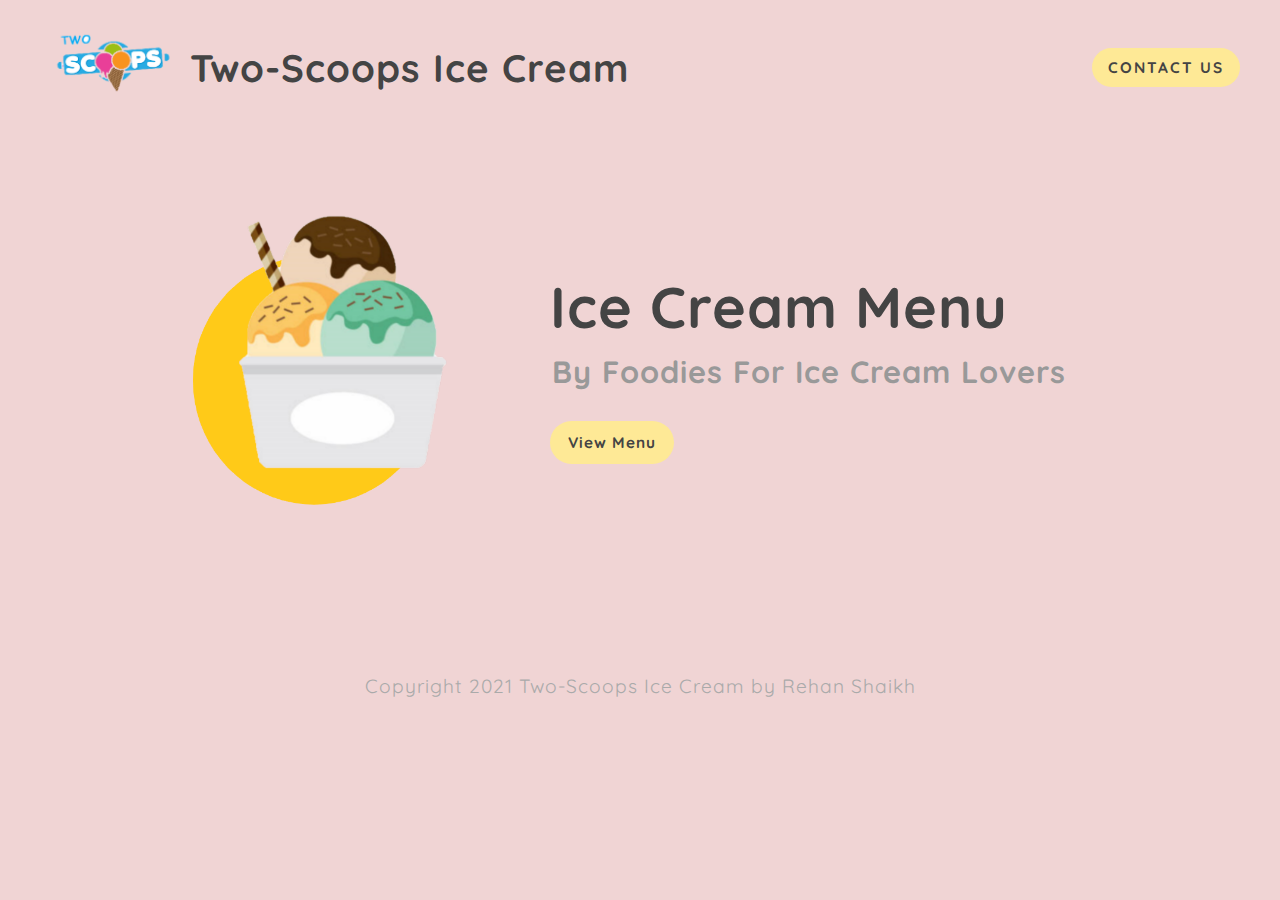
<file: index.html>
<html lang="en">
<head>
    <meta charset="UTF-8">
    <meta name="viewport" content="width=device-width, initial-scale=1.0">
    <title>Two-Scoops Ice Cream</title>
    <link rel="stylesheet" href="styles.css">
    <link rel = "icon" href = "logo.png" type = "image/x-icon"> 
</head>
<body>
    <nav>
      <div class="logo">
        <img src="logo.png" alt="">
        <h1><a href="index.html">Two-Scoops Ice Cream</a></h1>
      </div>  
        <ul>
          <li><a href="contact.html" class="btn">Contact Us</a></li>
        </ul>
    </nav>

    <header>
        <div class="smoothie">
          <img src="ice-cream.png" alt="">
        </div>
        <div class="headings">
          <h2>Ice Cream Menu</h2>
          <h3>By Foodies For Ice Cream Lovers</h3>
          <a href="scoop.html" class="btn">View Menu</a>
        </div>
    </header>

      <footer>Copyright 2021 Two-Scoops Ice Cream by Rehan Shaikh</footer>
</body>
</html>
</file>
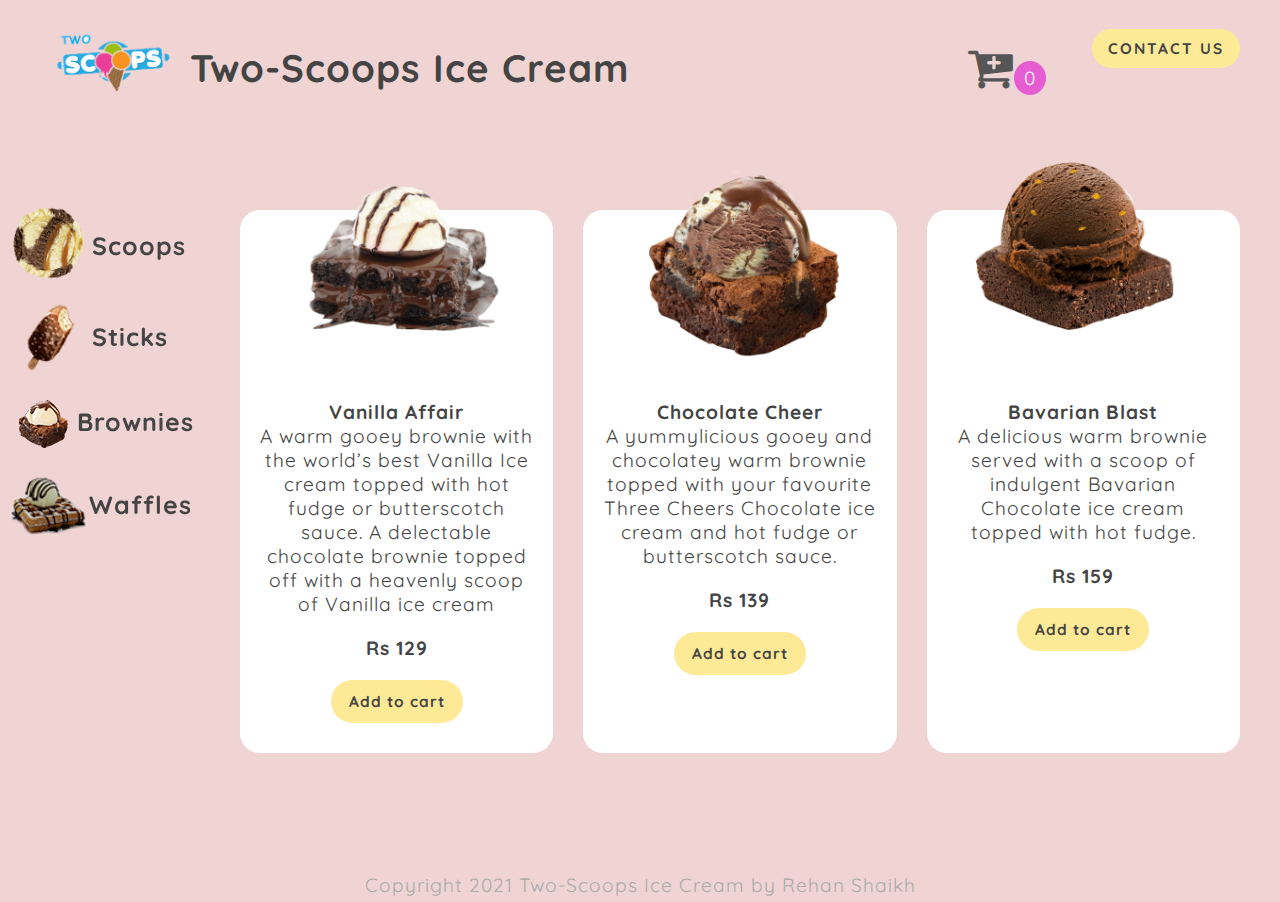
<file: brownie.html>
<html lang="en">
<head>
    <meta charset="UTF-8">
    <meta name="viewport" content="width=device-width, initial-scale=1.0">
    <title>Brownie</title>
    <link rel="stylesheet" href="styles.css">
    <link rel="stylesheet" href="https://cdnjs.cloudflare.com/ajax/libs/font-awesome/4.7.0/css/font-awesome.min.css">
  </head>
  <body>
    <nav>
      <div class="logo">
        <img src="logo.png" alt="">
        <h1><a href="index.html">Two-Scoops Ice Cream</a></h1>
      </div>  
        <ul>
          <li><div class="notification"><span class="fa fa-cart-plus" style="font-size:48px;"></span><span class="badge">0</span></div></li>
          <li><a href="contact.html" class="btn">Contact Us</a></li>
        </ul>
    </nav>

  <ul class="sidenav">
    <li class="sideHead">
      <a href="scoop.html">
        <img src="scoop1.png" alt="">
        <h4>Scoops</h4> 
      </a>
    </li>
    
    <li class="sideHead">
      <a href="stick.html">
        <img src="sticks.png" alt="">
        <h4>Sticks</h4> 
      </a>
    </li>

    <li class="sideHead">
        <a href="brownie.html">
          <img src="brownie.png" alt="">
          <h4>Brownies</h4> 
        </a>
      </li>

    <li class="sideHead">
      <a href="waffle.html">
        <img src="waffle.png" alt="">
        <h4>Waffles</h4> 
      </a>
    </li>
  </ul>

    <ul class="recipes">
        <li class="recipe">
          <img src="brownie/vanilla.png" alt="smoothie recipe icon">
          <h4>Vanilla Affair</h4>
          <p>A warm gooey brownie with the world’s best Vanilla Ice cream topped with hot fudge or butterscotch sauce. A delectable chocolate brownie topped off with a heavenly scoop of Vanilla ice cream</p>
          <div>
          <h4>Rs 129</h4>
          <a class="btn cart">Add to cart</a>
          </div>
        </li>
        <li class="recipe">
          <img src="brownie/chocolate.png" alt="smoothie recipe icon">
          <h4>Chocolate Cheer</h4>
          <p>A yummylicious gooey and chocolatey warm brownie topped with your favourite Three Cheers Chocolate ice cream and hot fudge or butterscotch sauce.</p>
          <div>
            <h4>Rs 139</h4>
            <a class="btn cart">Add to cart</a>
            </div>
        </li>
        <li class="recipe">
          <img src="brownie/blast.png" alt="smoothie recipe icon">
          <h4>Bavarian Blast</h4>
          <p>A delicious warm brownie served with a scoop of indulgent Bavarian Chocolate ice cream topped with hot fudge.</p>
          <div>
            <h4>Rs 159</h4>
            <a class="btn cart">Add to cart</a>
          </div>
        </li>
      </ul>

      <footer>Copyright 2021 Two-Scoops Ice Cream by Rehan Shaikh</footer>
      <script src="js/addCart.js"></script>
</body>
</html>
</file>
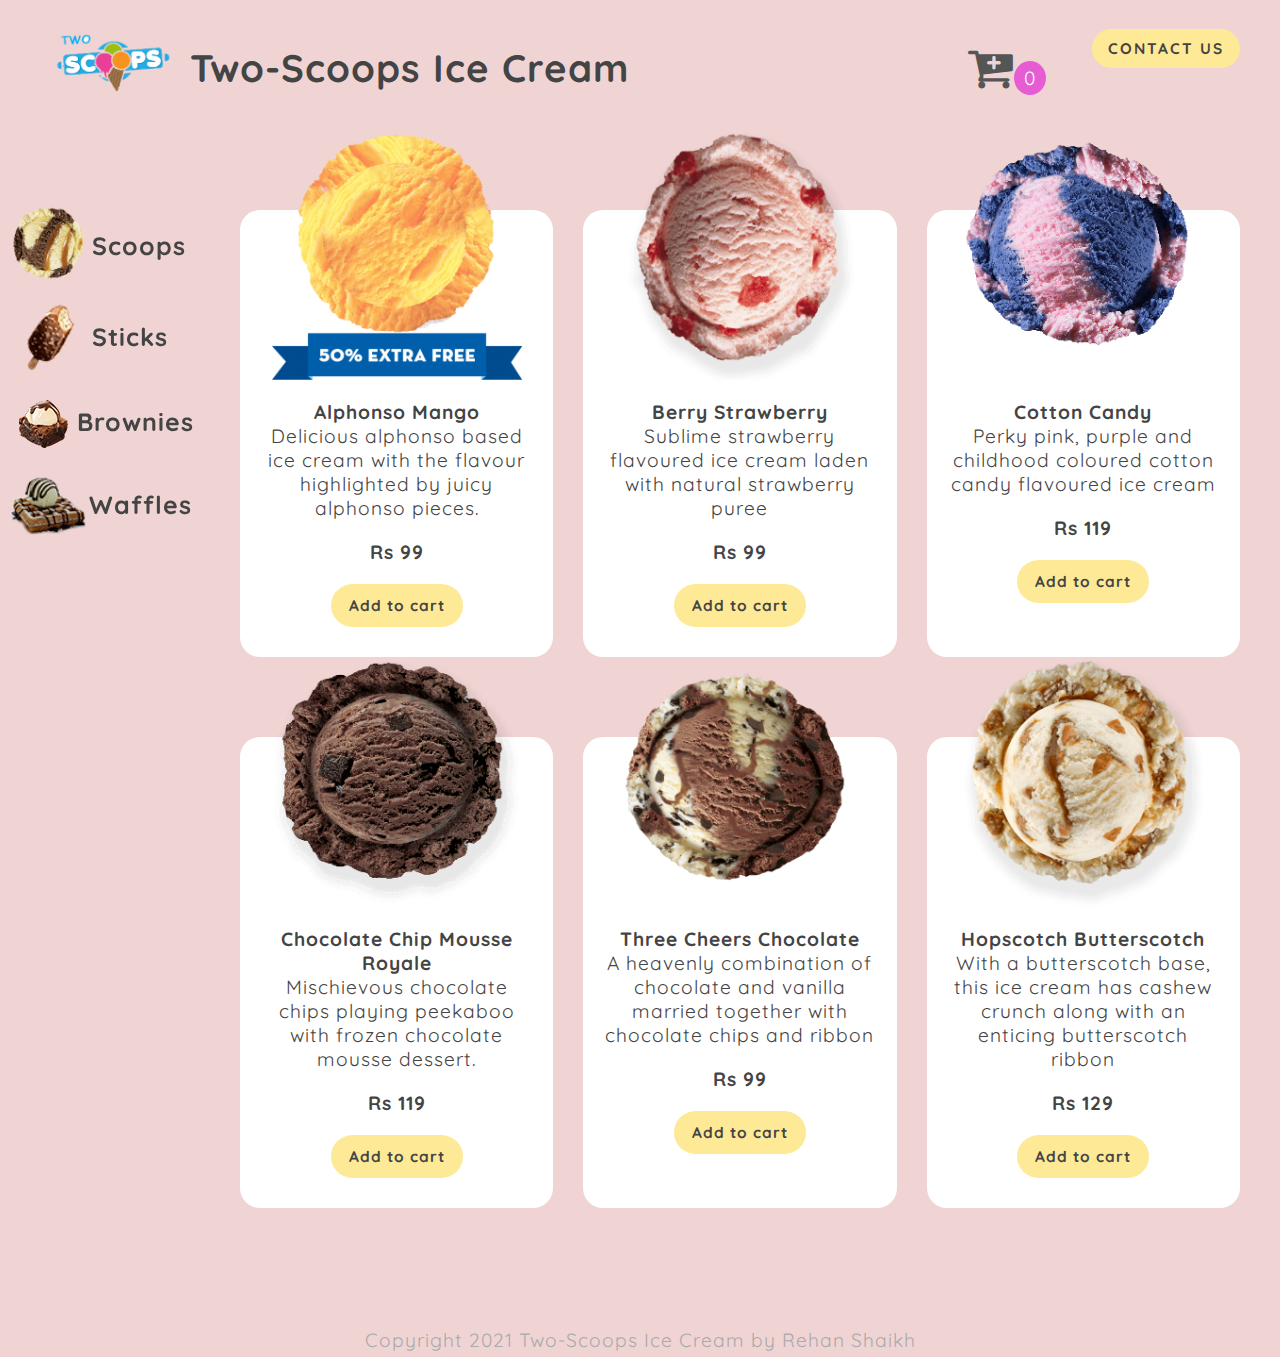
<file: scoop.html>
<html lang="en">
<head>
    <meta charset="UTF-8">
    <meta name="viewport" content="width=device-width, initial-scale=1.0">
    <title>Scoop</title>
    <link rel="stylesheet" href="styles.css">
    <link rel="stylesheet" href="https://cdnjs.cloudflare.com/ajax/libs/font-awesome/4.7.0/css/font-awesome.min.css">
</head>
<body>
  <nav>
    <div class="logo">
      <img src="logo.png" alt="">
      <h1><a href="index.html">Two-Scoops Ice Cream</a></h1>
    </div>  
      <ul>
        <li><div class="notification"><span class="fa fa-cart-plus" style="font-size:48px;"></span><span class="badge">0</span></div></li>
        <li><a href="contact.html" class="btn">Contact Us</a></li>
      </ul>
  </nav>

  <ul class="sidenav">
    <li class="sideHead">
      <a href="scoop.html">
        <img src="scoop1.png" alt="">
        <h4>Scoops</h4> 
      </a>
    </li>
    
    <li class="sideHead">
      <a href="stick.html">
        <img src="sticks.png" alt="">
        <h4>Sticks</h4> 
      </a>
    </li>

    <li class="sideHead">
      <a href="brownie.html">
        <img src="brownie.png" alt="">
        <h4>Brownies</h4> 
      </a>
    </li>

    <li class="sideHead">
      <a href="waffle.html">
        <img src="waffle.png" alt="">
        <h4>Waffles</h4> 
      </a>
    </li>
  </ul>

    <ul class="recipes">
        <li class="recipe">
          <img src="scoop/mango.png" alt="smoothie recipe icon">
          <h4>Alphonso Mango</h4>
          <p>Delicious alphonso based ice cream with the flavour highlighted by juicy alphonso pieces.</p>
          <div>
          <h4>Rs 99</h4>
          <a class="btn cart">Add to cart</a>
          </div>
        </li>
        <li class="recipe">
          <img src="scoop/strawberry.png" alt="smoothie recipe icon">
          <h4>Berry Strawberry</h4>
          <p>Sublime strawberry flavoured ice cream laden with natural strawberry puree</p>
          <div>
            <h4>Rs 99</h4>
            <a class="btn cart">Add to cart</a>
            </div>
        </li>
        <li class="recipe">
          <img src="scoop/cotton_candy.png" alt="smoothie recipe icon">
          <h4>Cotton Candy</h4>
          <p>Perky pink, purple and childhood coloured cotton candy flavoured ice cream</p>
          <div>
            <h4>Rs 119</h4>
            <a class="btn cart">Add to cart</a>
          </div>
        </li>
        <li class="recipe">
          <img src="scoop/chocolate_chip_mousse_royale.png" alt="smoothie recipe icon">
          <h4>Chocolate Chip Mousse Royale</h4>
          <p>Mischievous chocolate chips playing peekaboo with frozen chocolate mousse dessert.</p>
          <div>
            <h4>Rs 119</h4>
            <a class="btn cart">Add to cart</a>
          </div>
        </li>
        <li class="recipe">
          <img src="scoop/three_cheers.png" alt="smoothie recipe icon">
          <h4>Three Cheers Chocolate</h4>
          <p>A heavenly combination of chocolate and vanilla married together with chocolate chips and ribbon</p>
          <div>
            <h4>Rs 99</h4>
            <a class="btn cart">Add to cart</a>
          </div>
        </li>
        <li class="recipe">
          <img src="scoop/hopscotch_butterscotch.png" alt="smoothie recipe icon">
          <h4>Hopscotch Butterscotch</h4>
          <p>With a butterscotch base, this ice cream has cashew crunch along with an enticing butterscotch ribbon</p>
          <div>
            <h4>Rs 129</h4>
            <a class="btn cart">Add to cart</a>
          </div>
        </li>
      </ul>

      <footer>Copyright 2021 Two-Scoops Ice Cream by Rehan Shaikh</footer>
      <script src="js/addCart.js"></script>
</body>
</html>
</file>
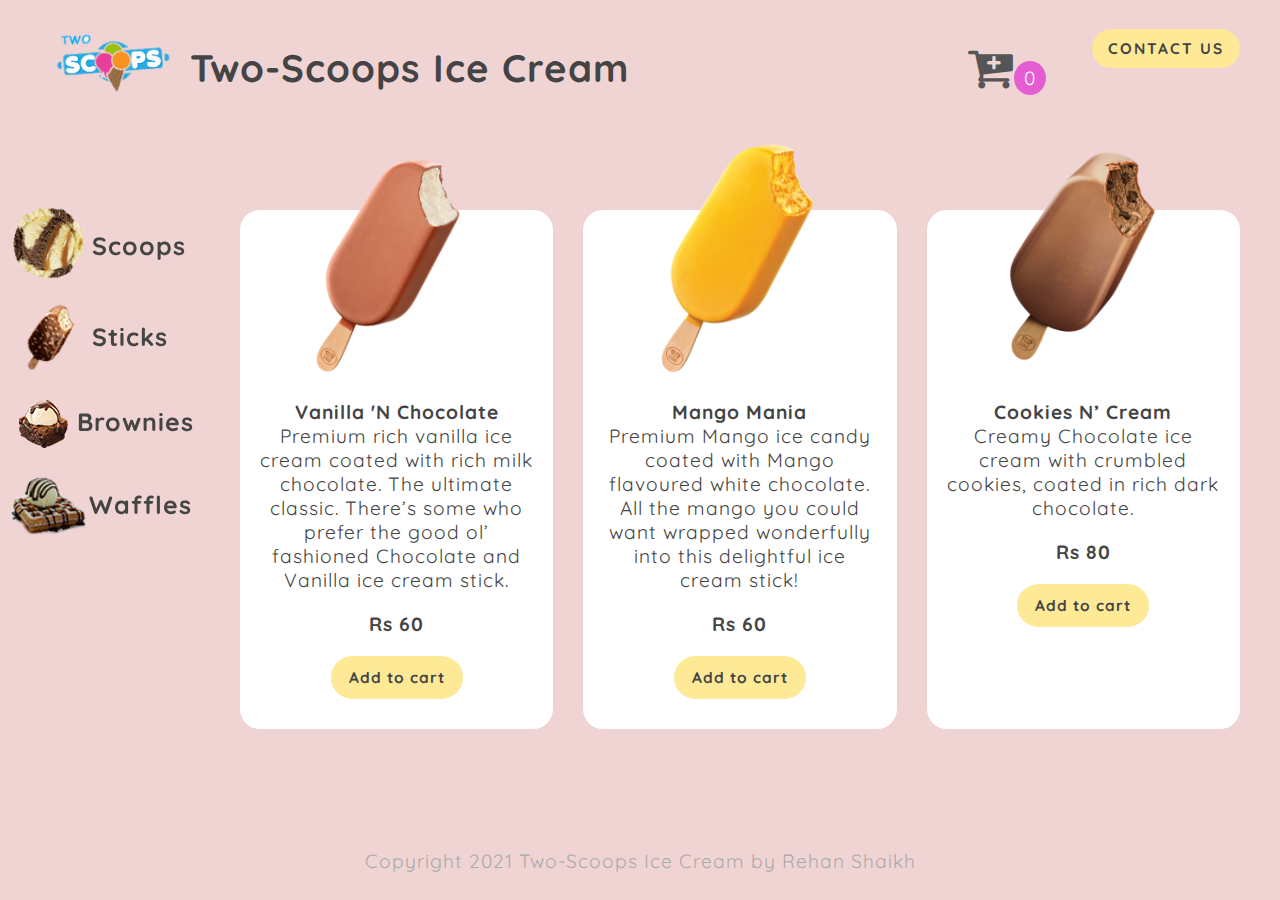
<file: stick.html>
<html lang="en">
<head>
    <meta charset="UTF-8">
    <meta name="viewport" content="width=device-width, initial-scale=1.0">
    <title>Stick</title>
    <link rel="stylesheet" href="styles.css">
    <link rel="stylesheet" href="https://cdnjs.cloudflare.com/ajax/libs/font-awesome/4.7.0/css/font-awesome.min.css">
  </head>
  <body>
    <nav>
      <div class="logo">
        <img src="logo.png" alt="">
        <h1><a href="index.html">Two-Scoops Ice Cream</a></h1>
      </div>  
        <ul>
          <li><div class="notification"><span class="fa fa-cart-plus" style="font-size:48px;"></span><span class="badge">0</span></div></li>
          <li><a href="contact.html" class="btn">Contact Us</a></li>
        </ul>
    </nav>

  <ul class="sidenav">
    <li class="sideHead">
      <a href="scoop.html">
        <img src="scoop1.png" alt="">
        <h4>Scoops</h4> 
      </a>
    </li>
    
    <li class="sideHead">
      <a href="stick.html">
        <img src="sticks.png" alt="">
        <h4>Sticks</h4> 
      </a>
    </li>

    <li class="sideHead">
      <a href="brownie.html">
        <img src="brownie.png" alt="">
        <h4>Brownies</h4> 
      </a>
    </li>

    <li class="sideHead">
      <a href="waffle.html">
        <img src="waffle.png" alt="">
        <h4>Waffles</h4> 
      </a>
    </li>
  </ul>

    <ul class="recipes">
        <li class="recipe">
          <img src="stick/vanilla_chocolate.png" alt="smoothie recipe icon">
          <h4>Vanilla 'N Chocolate</h4>
          <p>Premium rich vanilla ice cream coated with rich milk chocolate. The ultimate classic. There’s some who prefer the good ol’ fashioned Chocolate and Vanilla ice cream stick.</p>
          <div>
          <h4>Rs 60</h4>
          <a class="btn cart">Add to cart</a>
          </div>
        </li>
        <li class="recipe">
          <img src="stick/mango-mania.png" alt="smoothie recipe icon">
          <h4>Mango Mania</h4>
          <p>Premium Mango ice candy coated with Mango flavoured white chocolate. All the mango you could want wrapped wonderfully into this delightful ice cream stick!</p>
          <div>
            <h4>Rs 60</h4>
            <a class="btn cart">Add to cart</a>
            </div>
        </li>
        <li class="recipe">
          <img src="stick/chocolate.png" alt="smoothie recipe icon">
          <h4>Cookies N’ Cream</h4>
          <p>Creamy Chocolate ice cream with crumbled cookies, coated in rich dark chocolate.</p>
          <div>
            <h4>Rs 80</h4>
            <a class="btn cart">Add to cart</a>
          </div>
        </li>
      </ul>

      <footer>Copyright 2021 Two-Scoops Ice Cream by Rehan Shaikh</footer>
      <script src="js/addCart.js"></script>
</body>
</html>
</file>
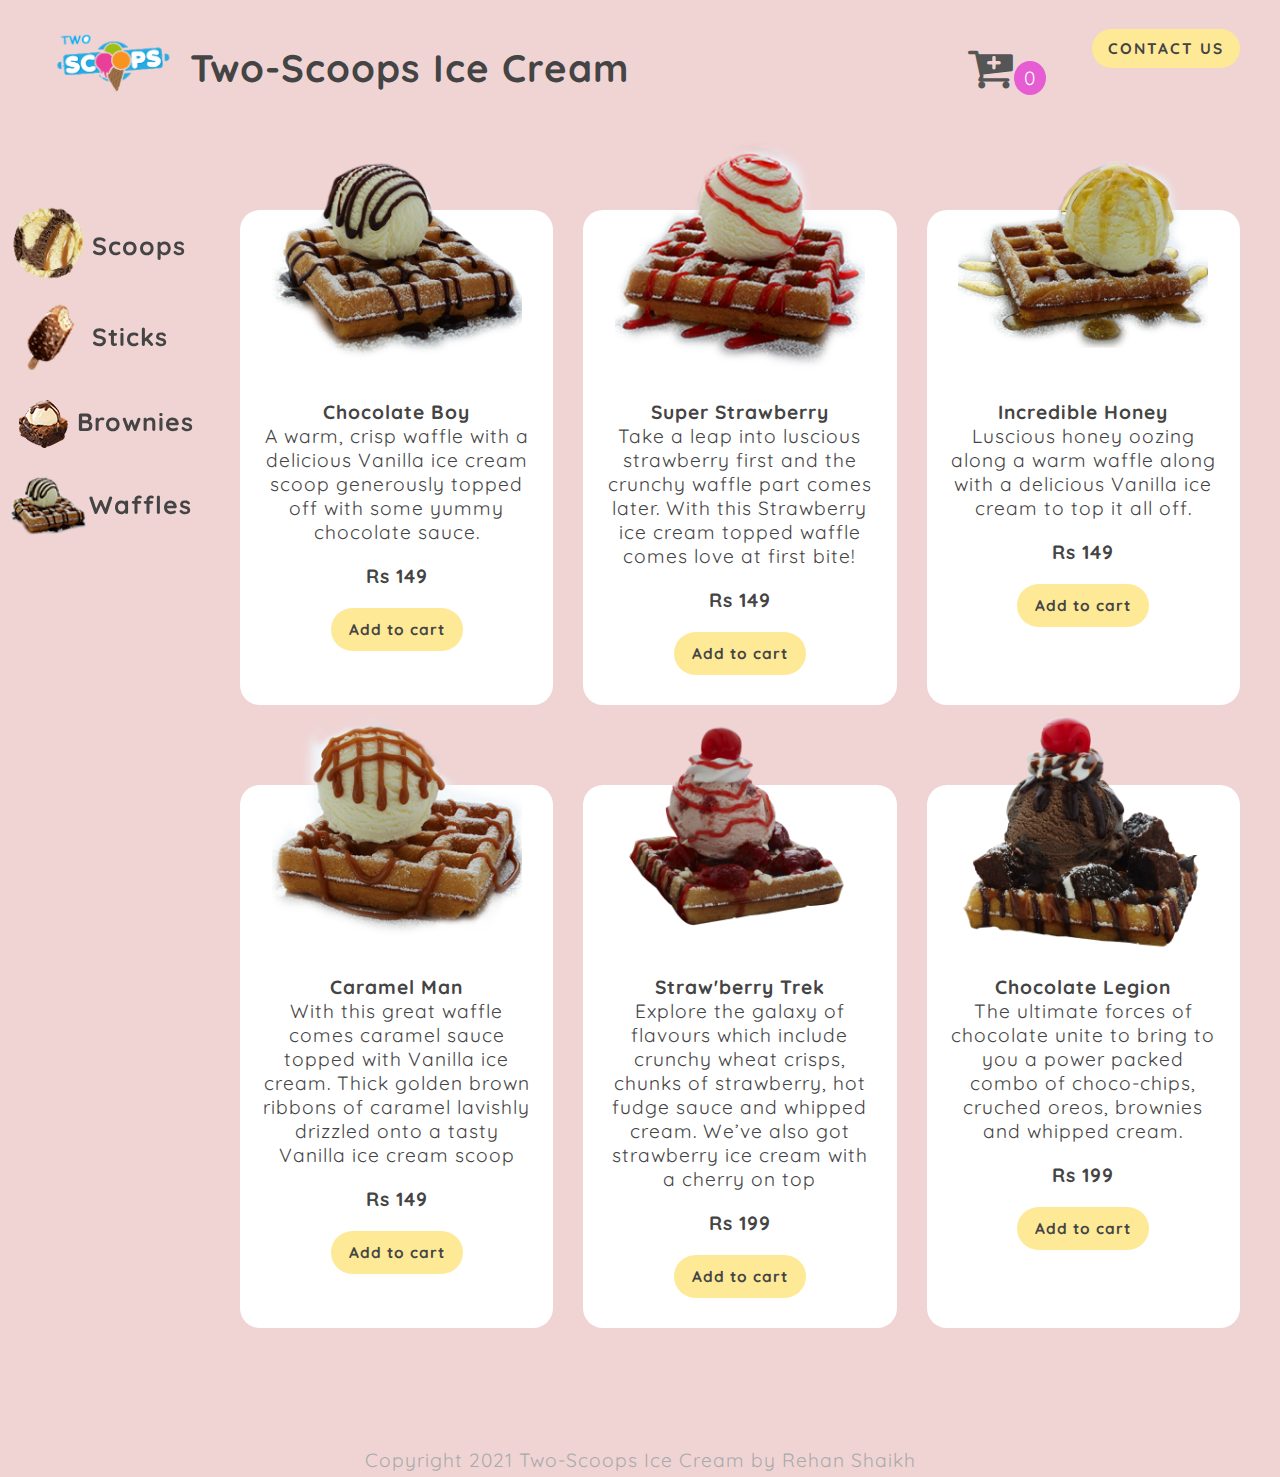
<file: waffle.html>
<html lang="en">
<head>
    <meta charset="UTF-8">
    <meta name="viewport" content="width=device-width, initial-scale=1.0">
    <title>Waffles</title>
    <link rel="stylesheet" href="styles.css">
    <link rel="stylesheet" href="https://cdnjs.cloudflare.com/ajax/libs/font-awesome/4.7.0/css/font-awesome.min.css">
  </head>
  <body>
    <nav>
      <div class="logo">
        <img src="logo.png" alt="">
        <h1><a href="index.html">Two-Scoops Ice Cream</a></h1>
      </div>  
        <ul>
          <li><div class="notification"><span class="fa fa-cart-plus" style="font-size:48px;"></span><span class="badge">0</span></div></li>
          <li><a href="contact.html" class="btn">Contact Us</a></li>
        </ul>
    </nav>

  <ul class="sidenav">
    <li class="sideHead">
      <a href="scoop.html">
        <img src="scoop1.png" alt="">
        <h4>Scoops</h4> 
      </a>
    </li>
    
    <li class="sideHead">
      <a href="stick.html">
        <img src="sticks.png" alt="">
        <h4>Sticks</h4> 
      </a>
    </li>

    <li class="sideHead">
        <a href="brownie.html">
          <img src="brownie.png" alt="">
          <h4>Brownies</h4> 
        </a>
      </li>

    <li class="sideHead">
      <a href="#">
        <img src="waffle.png" alt="">
        <h4>Waffles</h4> 
      </a>
    </li>
  </ul>

    <ul class="recipes">
        <li class="recipe">
          <img src="waffle/chocolate.png" alt="smoothie recipe icon">
          <h4>Chocolate Boy</h4>
          <p>A warm, crisp waffle with a delicious Vanilla ice cream scoop generously topped off with some yummy chocolate sauce.</p>
          <div>
          <h4>Rs 149</h4>
          <a class="btn cart">Add to cart</a>
          </div>
        </li>
        <li class="recipe">
          <img src="waffle/strawberry.png" alt="smoothie recipe icon">
          <h4>Super Strawberry</h4>
          <p>Take a leap into luscious strawberry first and the crunchy waffle part comes later. With this Strawberry ice cream topped waffle comes love at first bite!</p>
          <div>
            <h4>Rs 149</h4>
            <a class="btn cart">Add to cart</a>
            </div>
        </li>
        <li class="recipe">
          <img src="waffle/honey.png" alt="smoothie recipe icon">
          <h4>Incredible Honey</h4>
          <p>Luscious honey oozing along a warm waffle along with a delicious Vanilla ice cream to top it all off.</p>
          <div>
            <h4>Rs 149</h4>
            <a class="btn cart">Add to cart</a>
          </div>
        </li>
        <li class="recipe">
          <img src="waffle/caramel.png" alt="smoothie recipe icon">
          <h4>Caramel Man</h4>
          <p>With this great waffle comes caramel sauce topped with Vanilla ice cream. Thick golden brown ribbons of caramel lavishly drizzled onto a tasty Vanilla ice cream scoop</p>
          <div>
            <h4>Rs 149</h4>
            <a class="btn cart">Add to cart</a>
          </div>
        </li>
        <li class="recipe">
          <img src="waffle/strawberry_trek.png" alt="smoothie recipe icon">
          <h4>Straw'berry Trek</h4>
          <p>Explore the galaxy of flavours which include crunchy wheat crisps, chunks of strawberry, hot fudge sauce and whipped cream. We’ve also got strawberry ice cream with a cherry on top</p>
          <div>
            <h4>Rs 199</h4>
            <a class="btn cart">Add to cart</a>
          </div>
        </li>
        <li class="recipe">
          <img src="waffle/chocolate_legion.png" alt="smoothie recipe icon">
          <h4>Chocolate Legion</h4>
          <p>The ultimate forces of chocolate unite to bring to you a power packed combo of choco-chips, cruched oreos, brownies and whipped cream.</p>
          <div>
            <h4>Rs 199</h4>
            <a class="btn cart">Add to cart</a>
          </div>
        </li>
      </ul>

      <footer>Copyright 2021 Two-Scoops Ice Cream by Rehan Shaikh</footer>
      <script src="js/addCart.js"></script>
</body>
</html>
</file>
<file: styles.css>
@import url('https://fonts.googleapis.com/css2?family=Quicksand:wght@300;400;500;600;700&display=swap');

body{
    margin: 5px 40px;
    font-size: 1.2rem;
    letter-spacing: 1px;
    background-color:#f0d4d4;
}

h1,h2,h3,h4,ul,li,a,p,input,label,button,div,footer{
    margin:0;
    padding: 0;
    font-family: 'Quicksand',sans-serif;
    color: #444
}

ul{
    list-style-type: none;
}

a{
    text-decoration: none;
}

nav{
    display:flex;
    justify-content:space-between;
    align-items: flex-end;
    margin-bottom:50px
}

.logo{
    display:flex;
    align-items:center;
}
.logo img{
    width: 150px;;
    margin-top: -10px;
}

nav ul{
    display:flex;
    align-self: center;
}

nav li{
    margin-left: 20px;
}

nav li a{
    text-transform: uppercase;
    font-weight: 700;
    font-size: 0.8em;
    display: block;
    padding: 10px 16px;
    letter-spacing: 2px
}

header{
    display: flex;
    align-items:center;
}

header img{
    width: 500px;
    margin-right: 10px;
}

.headings h2{
    font-size: 3em;
    margin-bottom: 10px;
}

.headings h3{
    font-size: 1.6em;
    margin-bottom: 10px;
    margin-left: 2px;
    color:#999
}

.btn{
    border-radius: 36px;
    background: #fee996;
}

header .btn{
    margin-top:20px;
    padding: 12px 18px;
    display:inline-block;
    font-size: 0.8em;
    font-weight: bold;
}

footer{
    text-align: center;
    margin-top: 120px;
    color: #aaa
}

/*menu page*/

.recipes{
  display: grid;
  grid-template-columns: 1fr 1fr 1fr;
  column-gap: 30px;
  row-gap: 80px;
  margin: 80px auto;
  margin-left: 200px;
  max-width: 1200px;
}

.recipe{
    display: inline-block;
    border-radius: 20px;
    background: white;
    position: relative;
    text-align: center;
    padding: 20px 20px 30px 20px;
    transition: transform .2s;
}

.recipe:hover{
    transform: scale(1.1);

}

.recipe img{
    width:250px;
    margin: -100px auto 20px;
}

.recipe .btn{
    border-radius: 36px;
    background: #fee996;
    margin-top:20px;
    padding: 12px 18px;
    display:inline-block;
    font-size: 0.8em;
    font-weight: bold;
}

.recipe div{
    margin-top:20px;
    /* display: flex; 
    justify-content: space-between */
}

.sidenav {
    height: 100%; /* Full-height: remove this if you want "auto" height */
    width: 200px; /* Set the width of the sidebar */
    position: fixed; /* Fixed Sidebar (stay in place on scroll) */
    z-index: 1; /* Stay on top */
    /* top: 0; Stay at the top */
    left: 0;
    /* background-color: #111; Black */
    overflow-x: hidden; /* Disable horizontal scroll */
    padding-top: 20px;
  }
  
  /* The navigation menu links */
  .sideHead {
    padding: 6px 8px 6px 10px;
    text-decoration: none;
    font-size: 25px;
    color: black;
    display: block;
  }

  .sideHead a{
      display: flex;
  }


.notification {
    /* background-color: #555; */
    color: #555;
    text-decoration: none;
    padding: 15px 26px;
    position: relative;
    display: inline-block;
    border-radius: 2px;
  }
  
  /* .notification:hover {
    background: red;
  } */
  
  .notification .badge {
    /* position: absolute; */
    top: -10px;
    right: -10px;
    padding: 5px 10px;
    border-radius: 50%;
    background-color: rgb(230, 92, 211);
    color: white;
  }
  
  /* When you mouse over the navigation links, change their color */
  .sideHead a:hover {
    
    transform: scale(1.1);
  }

  .sideHead a > h4:hover{
    color: #f36262;
  }

  .sideHead img{
      width:80px
  }

  .sideHead h4{
      align-self: center;
      padding-left: 2px;
  }

/*contact page*/

form h2{
    font-size: 2em;
    font-weight: 600;
    margin-bottom: 40px;
}

form{
    width: 360px;
    margin: 30 auto;
    padding: 30px;
    box-shadow: 1px 2px 3px rgba(0,0,0,0.1);
    border-radius: 10px;
    background: white;
}

textarea,input{
    padding: 10px 12px;
    border-radius: 4px;
    border: 1px solid #ddd;
    width: 100%;
    font-size:1em;
    resize: none;
}

label{
    display: block; /*want some good amount of width*/
    margin: 20px 0 10px;
}

button{
    margin-top: 30px;
    border-radius: 36px;
    background:#fee996;
    border: 0;
    text-transform: uppercase;
    font-weight: 700;
    font-size: 0.8em;
    display: block;
    padding: 10px 16px;
    letter-spacing: 2px;
}

/*description page*/

.main{
    display: flex;
    align-items:center;
}

.main img{
    width: 400px;
    margin-right: 100px;
    border-radius: 36px;
}

.headingMenu h2{
    font-size: 2em;
    margin-bottom: 10px;
}

.headingMenu p{
    font-size: 1em;
    margin-bottom: 10px;
    margin-left: 2px;
    width: 80%;
    /* color:#999 */
}

.error{
    color:red
}

.success{
    color:green
}
</file>
